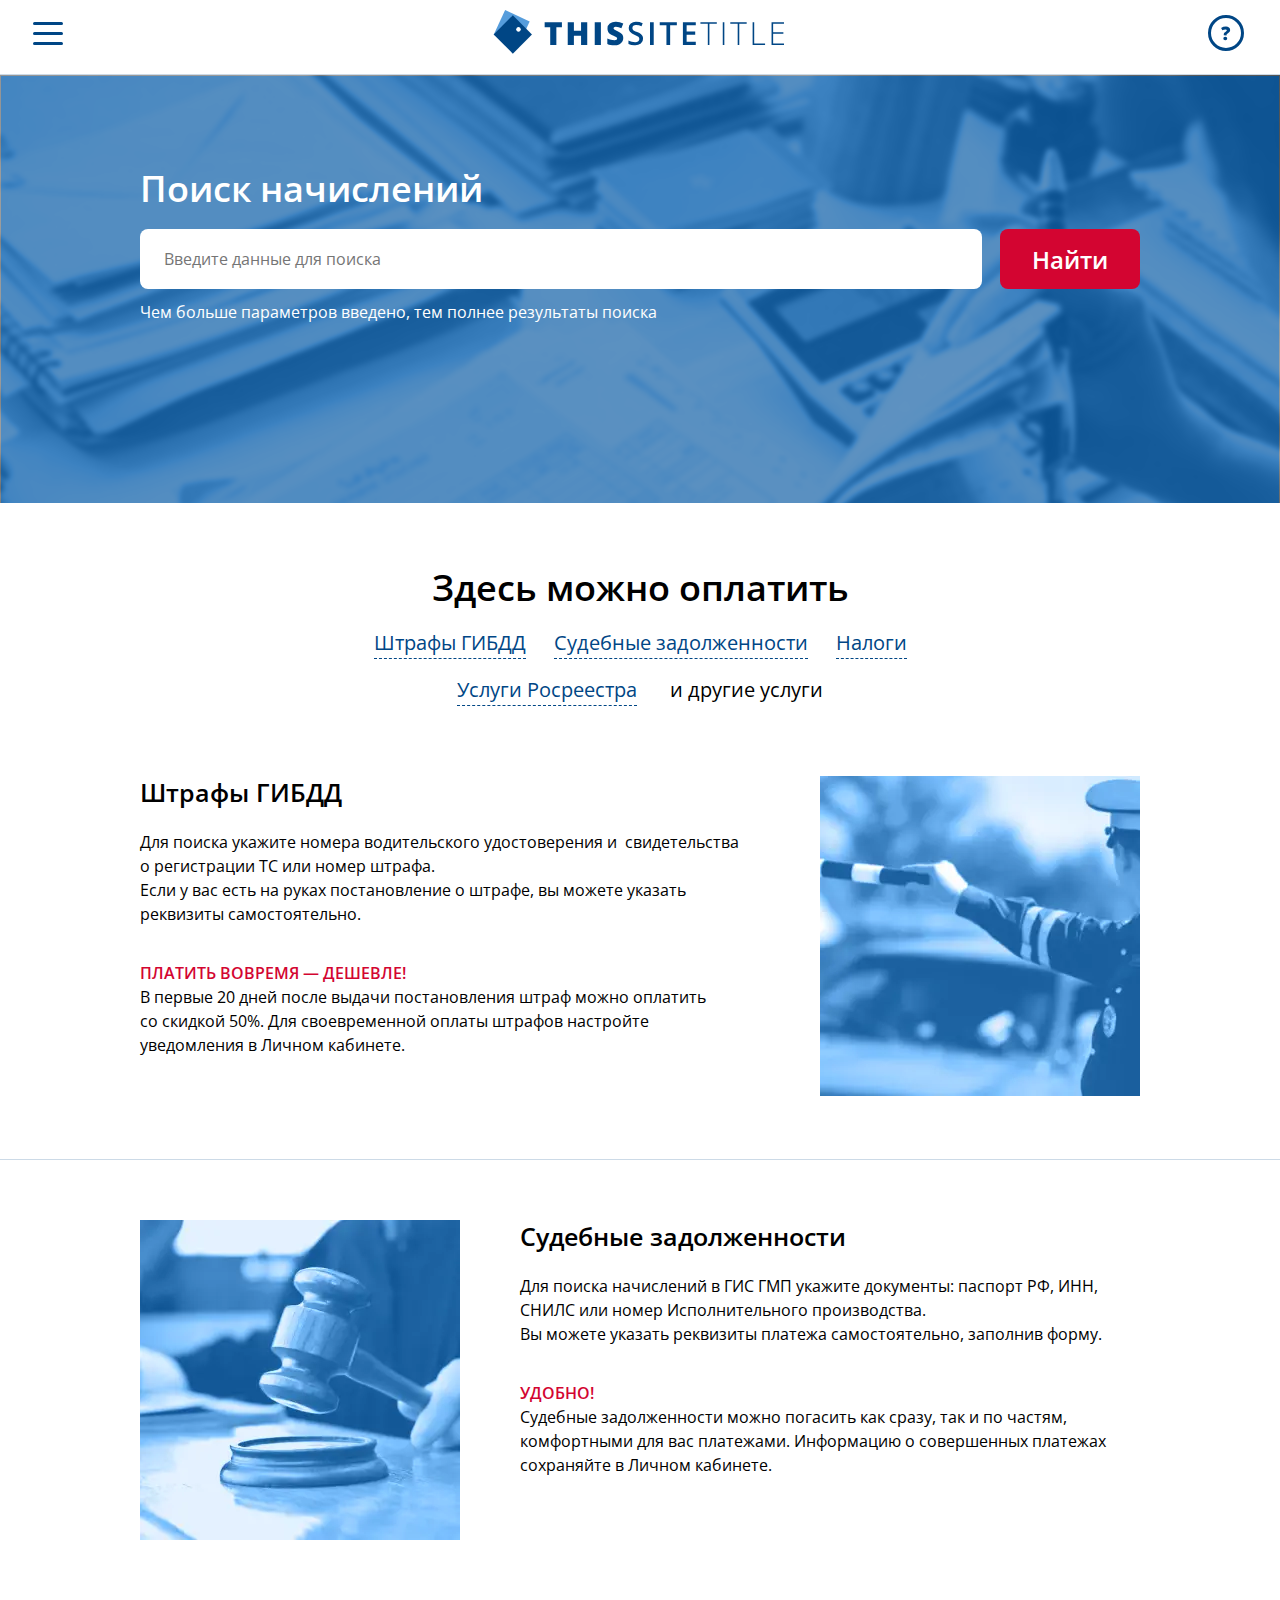
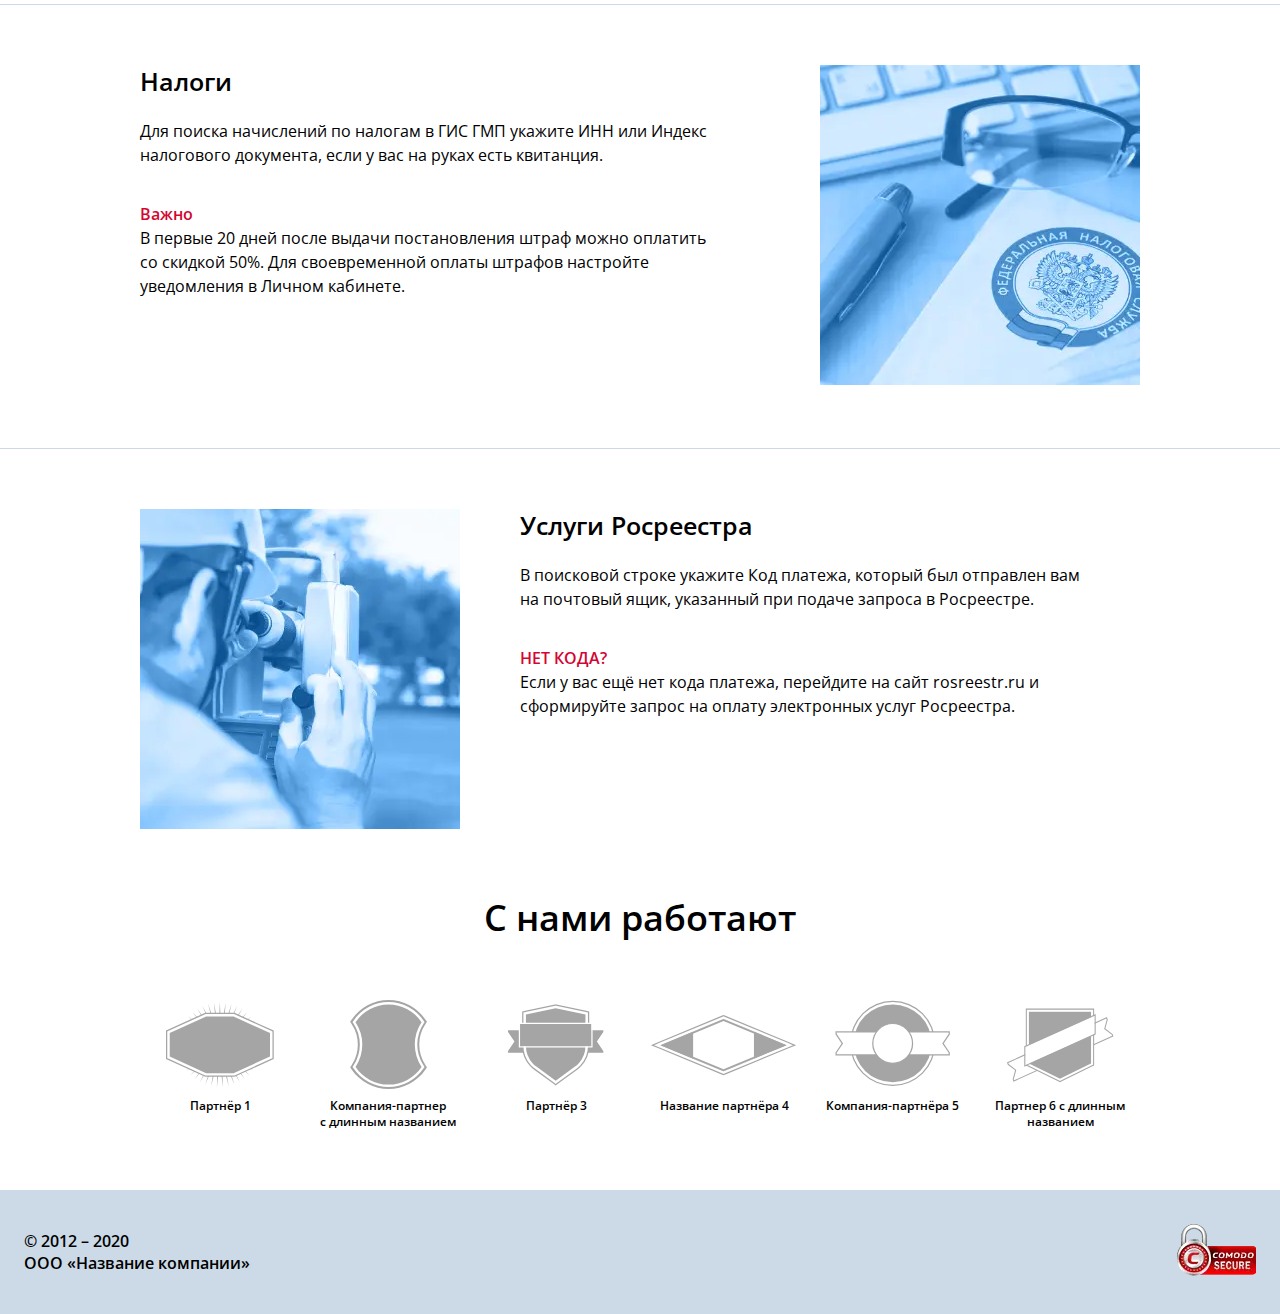
<file: index.html>
<!DOCTYPE html><html lang="ru"><head>    <meta charset="UTF-8">    <meta http-equiv="X-UA-Compatible" content="IE=edge">    <meta name="viewport" content="width=device-width, initial-scale=1.0">    <link rel="stylesheet" href="css/swiper-bundle.css">    <link rel="stylesheet" href="css/style.min.css">    <link rel="stylesheet" href="css/media.min.css">    <title>ThisSiteLogo</title>    <script src="js/swiper-bundle.js" defer></script>    <script src="js/script.min.js" defer></script>    <script src="js/slider.js" defer></script></head><body>        <div class="indent"></div>        <header class="header">     <div class="container__header">        <div class="header__wraper">            <div class="header__menu">                <div class="header__btn">                    <div class="header__btn-line"></div>                    <div class="header__btn-line"></div>                    <div class="header__btn-line"></div>                </div>                <div class="header__cross">                    <div class="header__cross-line header__cross-line-1"></div>                    <div class="header__cross-line header__cross-line-2"></div>                </div>                    </div>            <div class="header__logo">                <picture><source srcset="img/icon/logo.svg" type="image/webp"><img src="img/icon/logo.svg" alt="ThisSiteLogo"></picture>            </div>            <div class="header__help">                <svg class="header__question" xmlns="http://www.w3.org/2000/svg" width="44" height="44" viewBox="0 0 44 44">                                          <g class="header__circle" data-name="Ellipse 2" transform="translate(6 6)" fill="none" stroke="#004685" stroke-width="3">                        <circle cx="18" cy="18" r="18" stroke="none"/>                        <circle cx="18" cy="18" r="16.5" fill="none"/>                      </g>                      <path class="header__ques" data-name="Path 1" d="M17.112,17.374V16.6a2.892,2.892,0,0,1,.362-1.5,3.8,3.8,0,0,1,1.285-1.19,4.827,4.827,0,0,0,1.055-.833,1.262,1.262,0,0,0,.321-.851.684.684,0,0,0-.344-.6,1.629,1.629,0,0,0-.9-.222,7.048,7.048,0,0,0-3.2.969L14.441,9.906a9.37,9.37,0,0,1,4.707-1.285,5.069,5.069,0,0,1,3.168.887,2.889,2.889,0,0,1,1.15,2.417,3.448,3.448,0,0,1-.511,1.9,5.211,5.211,0,0,1-1.634,1.516,6.32,6.32,0,0,0-1.19.9,1.014,1.014,0,0,0-.24.674v.462Zm-.389,3.168a1.673,1.673,0,0,1,.484-1.285,2.017,2.017,0,0,1,1.426-.453,1.948,1.948,0,0,1,1.389.457,1.676,1.676,0,0,1,.484,1.281,1.63,1.63,0,0,1-.5,1.276,1.973,1.973,0,0,1-1.371.453,2.046,2.046,0,0,1-1.4-.448A1.619,1.619,0,0,1,16.722,20.542Z" transform="translate(4.659 9)" fill="#004685"/>                </svg>                <div class="header__support">                    <div class="header__box">                    </div>                    <div class="header__text">                        Тел. поддержки                    </div>                    <div class="header__num">                        <a href="tel:88001234567">8 800 123-45-67</a>                    </div>                                        <div class="header__write header__write-1">                      <a >Написать письмо</a>                      </div>                    <div class="header__write header__write-2">                        <a href="#">Служба поддержки</a>                    </div>                                    </div>            </div>        </div>        <!-- /.container__header -->    </div>    <nav class="nav"> <!-- nav-active -->        <ul class="nav__list">            <li class=" nav__item nav__title">                ЛИЧНЫЙ КАБИНЕТ             </li>            <li class="nav__item nav__item-entry">                <a class="nav__link" href="#">Вход в Личный кабинет</a>            </li>            <li class=" nav__item nav__title">                КАК ЭТО РАБОТАЕТ             </li>            <li class="nav__item">                <a class="nav__link" href="#">Условия использования <br> сервиса </a>            </li>            <li class="nav__item">                <a class="nav__link" href="#">Способы оплаты</a>            </li>            <li class="nav__item">                <a class="nav__link" href="#">Часто задаваемые вопросы</a>            </li>            <li class="nav__item">                <a class="nav__link" href="#">Служба поддержки</a>            </li>                      </ul>    </nav>    <!-- /.nav --></header>        <section class="main">            <div class="container">                                <div class="main__titel">                    Поиск начислений                </div>                <div class="main__search">                    <input class="main__input" type="text" placeholder="Введите данные для поиска" >                      <div class="main__mob">                        <svg xmlns="http://www.w3.org/2000/svg" width="24" height="24" viewBox="0 0 24 24">                            <g id="ic_search" transform="translate(-6 -6)">                              <rect id="Rectangle_31" data-name="Rectangle 31" width="24" height="24" transform="translate(6 6)" fill="none"/>                              <path class="main__icon" data-name="Union 2" d="M-1610.292,30.085l-3.564-3.565q-.054-.054-.1-.111a9.176,9.176,0,0,1-5.245,1.629,9.18,9.18,0,0,1-6.534-2.706,9.18,9.18,0,0,1-2.707-6.535,9.177,9.177,0,0,1,2.707-6.534,9.177,9.177,0,0,1,6.534-2.707,9.183,9.183,0,0,1,6.535,2.706,9.183,9.183,0,0,1,2.706,6.535,9.176,9.176,0,0,1-1.63,5.245q.057.048.111.1l3.564,3.565a1.68,1.68,0,0,1,0,2.376,1.675,1.675,0,0,1-1.188.492A1.675,1.675,0,0,1-1610.292,30.085Zm-13.663-16.04a6.728,6.728,0,0,0,0,9.5,6.728,6.728,0,0,0,9.5,0,6.728,6.728,0,0,0,0-9.5,6.7,6.7,0,0,0-4.753-1.966A6.7,6.7,0,0,0-1623.955,14.045Z" transform="translate(1636.444 -1.556)" fill="#004685"/>                            </g>                        </svg>                     </div>                    <div class="main__btn">                        <a href="#">Найти</a>                    </div>                                    </div>                <div class="main__text">                    Чем больше параметров введено, тем полнее результаты поиска                </div>            </div>        </section>        <!-- /.main -->                 <section class="pay">            <div class="pay__wraper">                <div class="pay__titel">                    Здесь можно оплатить                </div>                <div class="pay__fine">                    <ul class="pay__list">                            <li class="pay__item">                            <a class="pay__link" href="#fine">Штрафы ГИБДД</a>                        </li>                            <li class="pay__item">                            <a class="pay__link" href="#arrears">Судебные задолженности </a>                        </li>                        <li class="pay__item">                            <a class="pay__link" href="#tax">Налоги</a>                        </li>                        <li class="pay__item">                            <a class="pay__link" href="#services">Услуги Росреестра</a>                           <p>и другие услуги</p>                         </li>                             </ul>                </div>            </div>        </section>                <section class="pay__mob">            <div class="pay__mob-text">                Узнайте, как оплатить            </div>         </section>        <!-- /.pay -->                 <div class="title__fine" style="position: relative;">            <div  id="fine" style="position: absolute; top: -100px; left: 0"></div>        </div>        <section class="fine">            <div class="container">                <div class="fine__wraper">                    <div class="fine__content">                        <div class="tab__btn" data-tab="#tab_1"><!--  tab__btn-active -->                            <svg id="ic_gibdd1" xmlns="http://www.w3.org/2000/svg" width="44" height="44" viewBox="0 0 44 44">                                <rect id="Rectangle_33" data-name="Rectangle 33" width="44" height="44" fill="none"/>                                <path id="Path_25" data-name="Path 25" d="M425.986,313.252c3.9-.066,7.6.429,8.833.962-1.22.278-4.818-.233-8.833-.962m-7.569-19.6,5.049,5.049-4.039,4.038-5.048-5.048Zm8.771-8.771,5.049,5.048-4.039,4.039-5.048-5.048Zm-6.347,27.372c-1.936-.393-3.777-.782-5.3-1.105-1.806-.382-3.324-.7-4.578-.953l3.209-3.209c.075,0,.149.022.224.022a4.268,4.268,0,0,0,3.029-1.255l1.34-1.34,1.169-1.169,4.038-4.039,4.733-4.732,4.039-4.039,1.036-1.037,1.967-1.966a4.284,4.284,0,0,0-6.058-6.058l-1.967,1.966-1.036,1.037-4.039,4.039-4.733,4.732-4.038,4.039-1.169,1.169-1.34,1.34a4.257,4.257,0,0,0-1.234,3.253l-5.294,5.294a2.856,2.856,0,1,0,4.039,4.039l.869-.87c1.529.3,3.481.707,5.5,1.134q1.189.252,2.3.485c-7.16,2-10.508,1.491-11.367.846-.233-.174-.233-.31-.233-.368a.714.714,0,0,0-1.428,0,1.841,1.841,0,0,0,.8,1.512,6.544,6.544,0,0,0,3.795.856,36.27,36.27,0,0,0,9.651-1.712,18.721,18.721,0,0,1,2.029-.466c9.153,1.851,13.889,2.483,15.174,1.546a1.146,1.146,0,0,0,.477-1.474c-.883-1.788-9.582-2.483-15.609-1.517" transform="translate(-398 -275.12)" fill="#004685"/>                            </svg>                            <div class="fine__title">                                Штрафы ГИБДД                            </div>                            <svg class="tab__dropdown-arrow" xmlns="http://www.w3.org/2000/svg" width="14" height="14" viewBox="0 0 14 14">                                <rect id="Rectangle_35" data-name="Rectangle 35" width="14" height="14" fill="none"/>                                <path id="Path_26" data-name="Path 26" d="M6.632,0V6.632H0Z" transform="translate(7 0.311) rotate(45)" fill="#004685"/>                            </svg>                                                      </div>                        <div class="tab__content" id="tab_1"> <!-- tab__content-active -->                                                    <p class="fine__text">                                Для поиска укажите номера водительского удостоверения и                                 свидетельства о регистрации ТС или номер штрафа.                             </p>                            <p class="fine__text">                                Если у вас есть на руках постановление о штрафе,                                 вы можете указать реквизиты самостоятельно.                            </p>                            <div class="fine__subtitlr">                                ПЛАТИТЬ ВОВРЕМЯ — ДЕШЕВЛЕ!                             </div>                            <p class="fine__text">                                В первые 20 дней после                                 выдачи постановления штраф можно оплатить со скидкой 50%.                                 Для своевременной оплаты штрафов настройте уведомления                                 в Личном кабинете.                            </p>                        </div>                    </div>                    <div class="fine__pic">                        <picture><source srcset="img/fine.webp" type="image/webp"><img src="img/fine.png" alt="fine"></picture>                    </div>                </div>                            </div>         </section>        <!-- /.fine -->         <div class="anchor__arrears" style="position: relative;">            <div  id="arrears" style="position: absolute; top: -74px; left: 0"></div>        </div>        <section class="arrears" id="arrears">            <div class="container">                <div class="arrears__wraper">                    <div class="arrears__pic">                        <picture><source srcset="img/arrears.webp" type="image/webp"><img src="img/arrears.png" alt="arrears"></picture>                    </div>                    <div class="arrears__content">                        <div class="tab__btn" data-tab="#tab_2">                            <svg id="ic_fssp" xmlns="http://www.w3.org/2000/svg" width="44" height="44" viewBox="0 0 44 44">                                <rect id="Rectangle_33" data-name="Rectangle 33" width="44" height="44" fill="none"/>                                <path id="Path_32" data-name="Path 32" d="M521.148,312.149a1.2,1.2,0,0,1,0,2.4h-18.4a1.2,1.2,0,0,1,0-2.4h1.2a2.418,2.418,0,0,1,.743-1.772,2.449,2.449,0,0,1,1.714-.685h11.028a2.349,2.349,0,0,1,2.458,2.457Zm-4.4-31.314a1.071,1.071,0,0,1,1.714-.115l10.286,8.629a1.071,1.071,0,0,1,.114,1.714l-.857.971a1.053,1.053,0,0,1-1.714.172l-1.829-1.543c-.342-.266-.629-.247-.857.057a.536.536,0,0,0,.057.857,1.075,1.075,0,0,1,.114,1.715l-2.343,2.8,5.372,4.514a2.487,2.487,0,0,1,3.486-.286l9.657,8.343a1.1,1.1,0,0,1,.172,1.714l-3.143,3.772a1.1,1.1,0,0,1-1.715.171l-9.714-8.4a2.6,2.6,0,0,1-.857-1.657,2.426,2.426,0,0,1,.571-1.771l-5.371-4.515-2.343,2.8a1.074,1.074,0,0,1-1.715.114.558.558,0,0,0-.856.114.536.536,0,0,0,.057.857l1.885,1.543a1.074,1.074,0,0,1,.115,1.714l-.857,1.029a1.1,1.1,0,0,1-1.715.171l-10.228-8.628a1.112,1.112,0,0,1-.172-1.772l.857-.971a1.1,1.1,0,0,1,1.715-.171l1.828,1.6a.518.518,0,0,0,.857-.114.537.537,0,0,0-.057-.857,1.069,1.069,0,0,1-.114-1.714l6.228-7.486a1.076,1.076,0,0,1,1.715-.115.518.518,0,0,0,.857-.114.538.538,0,0,0-.057-.857l-1.886-1.543a1.073,1.073,0,0,1-.114-1.714Z" transform="translate(-498.548 -275.347)" fill="#004685"/>                            </svg>                            <div class="arrears__title">                                Судебные задолженности                            </div>                            <svg class="tab__dropdown-arrow" xmlns="http://www.w3.org/2000/svg" width="14" height="14" viewBox="0 0 14 14">                                <rect id="Rectangle_35" data-name="Rectangle 35" width="14" height="14" fill="none"/>                                <path id="Path_26" data-name="Path 26" d="M6.632,0V6.632H0Z" transform="translate(7 0.311) rotate(45)" fill="#004685"/>                            </svg>                        </div>                        <div class="tab__content" id="tab_2">                            <p class="arrears__text">                                Для поиска начислений в ГИС ГМП укажите документы:                                 паспорт РФ, ИНН, СНИЛС или номер Исполнительного производства.                             </p>                            <p class="arrears__text">                                Вы можете указать реквизиты платежа самостоятельно, заполнив форму.                            </p>                            <div class="arrears__subtitlr">                                УДОБНО!                             </div>                            <p class="arrears__text">                                Судебные задолженности можно погасить как сразу,                                 так и по частям, комфортными для вас платежами.                                Информацию о совершенных платежах сохраняйте                                 в Личном кабинете.                            </p>                        </div>                     </div>                </div>            </div>        </section>        <!-- /.arrears -->        <div class="title__tax" style="position: relative;">            <div  id="tax" style="position: absolute; top: -74px; left: 0"></div>        </div>        <section class="tax" id="tax">            <div class="container">                <div class="tax__wraper">                    <div class="tax__content">                        <div class="tab__btn" data-tab="#tab_3">                        <svg id="ic_nalog" xmlns="http://www.w3.org/2000/svg" width="44" height="44" viewBox="0 0 44 44">                            <rect id="Rectangle_33" data-name="Rectangle 33" width="44" height="44" fill="none"/>                            <path id="Path_33" data-name="Path 33" d="M579.006,301.029l-1.086-.515a14.914,14.914,0,0,0-14.057-19.542,14.926,14.926,0,0,0-14.857,14.857,14.453,14.453,0,0,0,3.771,9.942,14.3,14.3,0,0,0,9.372,4.858v1.142a15.949,15.949,0,1,1,17.714-15.942A15.986,15.986,0,0,1,579.006,301.029Zm-24.857-14.858a13.159,13.159,0,0,0-4,9.658,13.374,13.374,0,0,0,3.429,9.143,13.2,13.2,0,0,0,8.571,4.514v-7.029h-2.114c-.267,0-.4-.151-.4-.457v-.8a.411.411,0,0,1,.228-.4q.515-.171,1.029-.4a4.349,4.349,0,0,1,.743-.172v-9.142h-.057q-.63.057-1.258.057h-.571a.366.366,0,0,1-.4-.343l-.114-.743a.449.449,0,0,1,.343-.457,17.107,17.107,0,0,0,2.171-.686,11.521,11.521,0,0,0,2.171-1.085.508.508,0,0,1,.229-.058h1.257a.354.354,0,0,1,.4.4v6.458L576.892,300a12.771,12.771,0,0,0,.686-4.171,13.068,13.068,0,0,0-4.058-9.658c-2.666-2.7-4.814-4.057-9.657-4.057S556.441,284.062,554.149,286.171Zm10.8,29.429V297.314l16.343,7.943a.462.462,0,0,0,.743-.228.521.521,0,0,0-.229-.8l-17.2-8.285a.428.428,0,0,0-.514,0,.516.516,0,0,0-.286.457v19.2a.571.571,0,0,0,1.143,0Zm1.143-2.743a14.525,14.525,0,0,0,7.486-2.285,14.321,14.321,0,0,0,4.971-5.372l-1.029-.514a12.447,12.447,0,0,1-11.428,7.028Z" transform="translate(-542.863 -275.829)" fill="#004685"/>                        </svg>                                                      <div class="tax__title">                            Налоги                        </div>                        <svg class="tab__dropdown-arrow" xmlns="http://www.w3.org/2000/svg" width="14" height="14" viewBox="0 0 14 14">                            <rect id="Rectangle_35" data-name="Rectangle 35" width="14" height="14" fill="none"/>                            <path id="Path_26" data-name="Path 26" d="M6.632,0V6.632H0Z" transform="translate(7 0.311) rotate(45)" fill="#004685"/>                        </svg>                        </div>                        <div class="tab__content" id="tab_3">                              <p class="tax__text">                                Для поиска начислений по налогам в ГИС ГМП                                 укажите ИНН или Индекс налогового документа,                                 если у вас на руках есть квитанция.                            </p>                            <div class="tax__subtitlr">                                Важно                            </div>                            <p class="tax__text">                                В первые 20 дней после                                 выдачи постановления штраф можно оплатить со скидкой 50%.                                 Для своевременной оплаты штрафов настройте уведомления                                 в Личном кабинете.                            </p>                        </div>                      </div>                    <div class="tax__pic">                        <picture><source srcset="img/tax.webp" type="image/webp"><img src="img/tax.png" alt="tax"></picture>                    </div>                                </div>            </div>        </section>        <!-- /.tax -->        <div class="title__services" style="position: relative;">            <div  id="services" style="position: absolute; top: -74px; left: 0"></div>        </div>        <section class="services" id="services">            <div class="container">                <div class="services__wraper">                    <div class="services__pic">                        <picture><source srcset="img/services.webp" type="image/webp"><img src="img/services.png" alt="services"></picture>                    </div>                    <div class="services__content">                        <div class="tab__btn" data-tab="#tab_4">                            <svg id="ic_rr" xmlns="http://www.w3.org/2000/svg" width="44" height="44" viewBox="0 0 44 44">                                <rect id="Rectangle_33" data-name="Rectangle 33" width="44" height="44" fill="none"/>                                <path id="Path_34" data-name="Path 34" d="M624.707,292.543a.547.547,0,0,1,.171.629l-9.257,22.914a.487.487,0,0,1-.515.342.506.506,0,0,1-.228-.057l-12.171-4.457a.51.51,0,0,1-.343-.285.6.6,0,0,1,0-.515l1.085-2.171-11.028-5.257a.508.508,0,0,1-.286-.343.407.407,0,0,1,.058-.457l3.428-6.057,9.6-16.972a.613.613,0,0,1,.572-.285l12.171,1.257h.057a.162.162,0,0,0,.114.057h.058v.057h.057V281h.057l.057.057a.05.05,0,0,0,.057.057h0v.115l.057.057v.228a.051.051,0,0,1-.057.058v.057l-1.543,3.257Zm-26.629,5.885-4.514,4.515.857.4,4.571-4.571Zm-3.2,2,2.286-2.342-.8-.286Zm.343,3.315.857.4,4.743-4.743-.914-.343Zm1.657.8.857.4,4.857-4.914-.914-.286Zm1.657.8.857.4,5.029-5.028-.915-.344Zm1.658.8.856.4,5.2-5.2-.915-.343Zm3.256-20.8-1.656,2.914,7.142-7.2-1.085-.114Zm-1.6,21.543.857.4,5.314-5.315-.915-.342Zm9.314-25.6-1.086-.114-7.714,7.714.971.286Zm-7.658,26.4.858.4,5.486-5.486-.915-.286Zm8.172-4.4-.914-.343-6,6-1.086,2.114.115.057Zm1.714-21.772-1.085-.114-8.057,8.057.971.229Zm.057,22.4-.914-.342-7.828,7.885.914.343Zm-6.685-23.085-.743-.057-1.029,1.771Zm8.857.914-1.086-.114-8.342,8.342.971.286Zm-.343,22.8-.914-.343-7.886,7.886.914.342Zm1.486-22.686-8.686,8.629.971.286,7.144-7.143.856-1.715Zm.285,23.315-.914-.286-7.828,7.886.857.285Zm-1.943-19.2-5.085,5.086.971.229,2.972-2.972Zm3.429,19.772-.571-.229-7.886,7.886.914.343,7.258-7.315Zm5.143-12.686-7.314-7.086-2.915,6.057,1.657.458a.513.513,0,0,1,.343.286.606.606,0,0,1,0,.514l-4.171,8.628,7.714,2.743Zm-10.914,21.314,3.828-3.828.857-2.057-5.6,5.6Zm.114-23.714-.971.915.457.114Zm2.915,21.943-2.115,2.115,1.086.4Z" transform="translate(-586.089 -275.572)" fill="#004685"/>                            </svg>                                                      <div class="services__title">                            Услуги Росреестра                        </div>                        <svg class="tab__dropdown-arrow" xmlns="http://www.w3.org/2000/svg" width="14" height="14" viewBox="0 0 14 14">                            <rect id="Rectangle_35" data-name="Rectangle 35" width="14" height="14" fill="none"/>                            <path id="Path_26" data-name="Path 26" d="M6.632,0V6.632H0Z" transform="translate(7 0.311) rotate(45)" fill="#004685"/>                        </svg>                        </div>                        <div class="tab__content" id="tab_4">                              <p class="services__text">                                В поисковой строке укажите Код платежа,                                который был отправлен вам на почтовый ящик,                                указанный при подаче запроса в Росреестре.                            </p>                            <div class="services__subtitlr">                                НЕТ КОДА?                             </div>                            <p class="services__text">                                Если у вас ещё нет кода платежа,                                 перейдите на сайт rosreestr.ru и                                 сформируйте запрос на оплату                             электронных услуг Росреестра.                            </p>                        </div>                                                </div>                </div>            </div>        </section>        <!-- /.arrears -->        <div class="cooperation">                <div class="container">                    <div class="cooperation__title">С нами работают</div>                                        <div class="cooperation__wraper">                                            <div class="cooperation__pic cooperation__pic-1">                            <picture><source srcset="img/icon/cooperation1.svg" type="image/webp"><img class="cooperation__img" src="img/icon/cooperation1.svg" alt=""></picture>                            <div class="cooperation__text">Партнёр 1</div>                        </div>                        <div class="cooperation__pic cooperation__pic-2">                            <picture><source srcset="img/icon/cooperation2.svg" type="image/webp"><img class="cooperation__img" src="img/icon/cooperation2.svg" alt=""></picture>                            <div class="cooperation__text">Компания-партнер с длинным названием</div>                        </div>                        <div class="cooperation__pic cooperation__pic-3">                            <picture><source srcset="img/icon/cooperation3.svg" type="image/webp"><img class="cooperation__img" src="img/icon/cooperation3.svg" alt=""></picture>                            <div class="cooperation__text">Партнёр 3</div>                        </div>                        <div class="cooperation__pic cooperation__pic-4">                            <picture><source srcset="img/icon/cooperation4.svg" type="image/webp"><img class="cooperation__img" src="img/icon/cooperation4.svg" alt=""></picture>                            <div class="cooperation__text">Название партнёра 4</div>                        </div>                        <div class="cooperation__pic cooperation__pic-5">                            <picture><source srcset="img/icon/cooperation5.svg" type="image/webp"><img class="cooperation__img" src="img/icon/cooperation5.svg" alt=""></picture>                            <div class="cooperation__text">Компания-партнёра 5</div>                        </div>                        <div class="cooperation__pic cooperation__pic-6">                            <picture><source srcset="img/icon/cooperation6.svg" type="image/webp"><img class="cooperation__img" src="img/icon/cooperation6.svg" alt=""></picture>                            <div class="cooperation__text">Партнер 6 с длинным названием</div>                        </div>                    </div>                </div>        </div>        <!-- /.cooperation -->                <footer class="footer">    <div class="container__footer">        <div class="footer__wraper">            <div class="footer__text">© 2012 – 2020 <br class="footer__br"> ООО «Название компании»</div>                        <div class="footer__pic">                <picture><source srcset="img/footer-pic.webp" type="image/webp"><img class="footer__img" src="img/footer-pic.png" alt=""></picture>            </div>                    </div>    </div></footer><!-- .container__footer -->        <section class="modal modal-hidden">            <div class="container">                <div class="modal__bg">                    <div class="modal__window">                        <form class="modal__form" action="#">                                                    <div class="modal__close">                                <svg class="modal__svg" xmlns="http://www.w3.org/2000/svg" width="24" height="24" viewBox="0 0 24 24">                                    <g class="modal__g" transform="translate(-6 -6)">                                      <rect class="modal__rect" data-name="Rectangle 31" width="24" height="24" transform="translate(6 6)" fill="none"/>                                      <path class="modal__path" data-name="Union 3" d="M-778.527,850.174l-9.241,9.241-1.732-1.733,9.241-9.241-9.187-9.187,1.732-1.733,9.188,9.188,9.241-9.241,1.732,1.733-9.241,9.241,9.294,9.294-1.732,1.733Z" transform="translate(796.5 -830.467)" fill="rgba(0,0,0,0.25)"/>                                    </g>                                </svg>                            </div>                            <div class="modal__wraper">                                                        <div class="modal__title">                                Введите логин и пароль <br> для                                 входа в Личный кабинет                            </div>                            <input class="modal__login" type="text" placeholder="логин">                            <input class="modal__password" type="password" placeholder="пароль">                            <div class="modal__btn">                                <a href="#">Войти</a>                            </div>                            <div class="modal__text modal__text-1">                                <a href="#">Напомнить пароль</a>                            </div>                            <div class="modal__text modal__text-2">                                <a href="#">Регистрация</a>                            </div>                            </div>                        </form>                    </div>                </div>            </div>        </section></body></html>
</file>
<file: css/style.min.css>
@font-face{font-family:OpenSans-Regular;src:url(../fonts/OpenSans-Regular.woff) format("woff"),url(../fonts/OpenSans-Regular.woff2) format("woff2");font-weight:400;font-style:normal}@font-face{font-family:OpenSans-SemiBold;src:url(../fonts/OpenSans-SemiBold.woff) format("woff"),url(../fonts/OpenSans-SemiBold.woff2) format("woff2");font-weight:600;font-style:600}@font-face{font-family:OpenSans-ExtraBold;src:url(../fonts/OpenSans-ExtraBold.woff) format("woff"),url(../fonts/OpenSans-ExtraBold.woff2) format("woff2");font-weight:800;font-style:800}/*! normalize.css v8.0.1 | MIT License | github.com/necolas/normalize.css */html{line-height:1.15;-webkit-text-size-adjust:100%}body{margin:0}main{display:block}h1{font-size:2em;margin:.67em 0}hr{-webkit-box-sizing:content-box;box-sizing:content-box;height:0;overflow:visible}pre{font-family:monospace,monospace;font-size:1em}a{background-color:transparent}abbr[title]{border-bottom:none;text-decoration:underline;-webkit-text-decoration:underline dotted;text-decoration:underline dotted}b,strong{font-weight:bolder}code,kbd,samp{font-family:monospace,monospace;font-size:1em}small{font-size:80%}sub,sup{font-size:75%;line-height:0;position:relative;vertical-align:baseline}sub{bottom:-.25em}sup{top:-.5em}img{border-style:none}button,input,optgroup,select,textarea{font-family:inherit;font-size:100%;line-height:1.15;margin:0}button,input{overflow:visible}button,select{text-transform:none}[type=button],[type=reset],[type=submit],button{-webkit-appearance:button}[type=button]::-moz-focus-inner,[type=reset]::-moz-focus-inner,[type=submit]::-moz-focus-inner,button::-moz-focus-inner{border-style:none;padding:0}[type=button]:-moz-focusring,[type=reset]:-moz-focusring,[type=submit]:-moz-focusring,button:-moz-focusring{outline:1px dotted ButtonText}fieldset{padding:.35em .75em .625em}legend{-webkit-box-sizing:border-box;box-sizing:border-box;color:inherit;display:table;max-width:100%;padding:0;white-space:normal}progress{vertical-align:baseline}textarea{overflow:auto}[type=checkbox],[type=radio]{-webkit-box-sizing:border-box;box-sizing:border-box;padding:0}[type=number]::-webkit-inner-spin-button,[type=number]::-webkit-outer-spin-button{height:auto}[type=search]{-webkit-appearance:textfield;outline-offset:-2px}[type=search]::-webkit-search-decoration{-webkit-appearance:none}::-webkit-file-upload-button{-webkit-appearance:button;font:inherit}details{display:block}summary{display:list-item}template{display:none}[hidden]{display:none}*{-webkit-box-sizing:border-box;box-sizing:border-box}body{font-family:OpenSans-Regular,sans-serif;font-family:400;font-size:16px;overflow-x:hidden;min-height:320px;color:#000;max-width:1920px;margin:0 auto}*,::after,::before{-webkit-box-sizing:inherit;box-sizing:inherit}a{text-decoration:none;color:inherit;display:inline-block}li,ul{margin:0;padding:0;list-style:none}h1,h2,h3,h4,h5,h6{margin:0}p{margin:0}.container{max-width:1000px;margin:0 auto;padding:0 20px}.container__footer,.container__header{max-width:1328px;margin:0 auto;padding:0 24px}.header{max-width:1920px;position:fixed;width:100%;top:37px;left:50%;-webkit-transform:translate(-50%,-50%);-ms-transform:translate(-50%,-50%);transform:translate(-50%,-50%);background:#fff;border-bottom:1px solid rgba(0,70,133,.2)}.header__wraper{display:-webkit-box;display:-ms-flexbox;display:flex;-webkit-box-pack:justify;-ms-flex-pack:justify;justify-content:space-between;height:60px;margin-bottom:15px}.header__btn{opacity:1;margin:23px 9px 6px 9px;cursor:pointer;z-index:1;-webkit-transition:.5s;-o-transition:.5s;transition:.5s}.header__btn:hover .header__btn-line{background:#569ddc}.header__btn-line{background:#004685;border-radius:3px;height:3px;width:30px;margin:1px 0 7px}.header__menu{position:relative}.header__cross{position:absolute;top:-5px;left:9px;cursor:pointer;padding:10px 10px 10px 0;height:4px;width:18px}.header__cross:hover .header__cross-line{background:#569ddc}.header__cross-line-1,.header__cross-line-2{position:absolute;background:#004685;border-radius:3px;height:3px;width:30px;margin:1px 0 7px}.header__cross.header__cross-active{top:22px}.header__cross-line-1{opacity:0;-webkit-transform:rotate(360deg);-ms-transform:rotate(360deg);transform:rotate(360deg)}.header__cross-line-2{opacity:0;-webkit-transform:rotate(360deg);-ms-transform:rotate(360deg);transform:rotate(360deg)}.header__cross-active .header__cross-line-1{opacity:1;-webkit-transform:rotate(43deg);-ms-transform:rotate(43deg);transform:rotate(43deg);-webkit-transition:.5s;-o-transition:.5s;transition:.5s}.header__cross-active .header__cross-line-2{opacity:1;-webkit-transform:rotate(317deg);-ms-transform:rotate(317deg);transform:rotate(317deg);-webkit-transition:.5s;-o-transition:.5s;transition:.5s}.header__btn-active{opacity:0}.header__logo{margin-top:11px}.header__help{position:relative;margin:10px 0}.header__question{position:relative;margin-right:10px;cursor:pointer}.header__question:hover .header__circle{stroke:#569ddc}.header__question:hover .header__ques{fill:#569ddc}.header__support{opacity:0;position:absolute;visibility:hidden;width:241px;height:152px;background:#fff;top:40px;right:-8px;-webkit-box-shadow:0 3px 14px #00000033;box-shadow:0 3px 14px #00000033}.header__box{margin-top:-3px;margin-left:200px;width:15px;height:15px;background:#fff;-webkit-transform:rotate(44deg);-ms-transform:rotate(44deg);transform:rotate(44deg)}.header__text{font-family:OpenSans-Regular,sans-serif;font-weight:400;color:#000;line-height:24px;font-size:16px;text-align:center}.header__num{font-family:OpenSans-SemiBold,sans-serif;font-weight:600;color:#000;line-height:38px;font-size:28px;text-align:center;margin-bottom:16px}.header__write{font-family:OpenSans-SemiBold,sans-serif;font-weight:600;color:#000;line-height:22px;font-size:16px;color:#004685;text-align:center}.header__write a{text-decoration:underline;cursor:pointer}.header__write-2{display:none;color:#569ddc}.header__support.header__support-active{visibility:inherit;opacity:1;-webkit-transition:1s;-o-transition:1s;transition:1s}.header__write-1.header__write-active-1{display:none}.header__write-2.header__write-active-2{display:block}.nav{position:absolute;height:733px;border-top:1px solid rgba(0,70,133,.1);-webkit-box-shadow:0 3px 12px #00000029;box-shadow:0 3px 12px #00000029;-webkit-transform:translateX(-150%);-ms-transform:translateX(-150%);transform:translateX(-150%);-webkit-transition:.5s;-o-transition:.5s;transition:.5s}.nav-active{-webkit-transform:translateX(0);-ms-transform:translateX(0);transform:translateX(0);-webkit-transition:all .5s;-o-transition:all .5s;transition:all .5s}.nav__list{padding-left:20px;width:280px;background:rgba(255,255,255,.95);height:100%}.nav__item{font-family:OpenSans-Regular,sans-serif;font-weight:400;color:#004685;line-height:22px;font-size:16px}.nav__item a{text-decoration:underline}.nav__item a:hover{color:#569ddc}.nav__title{font-family:OpenSans-SemiBold,sans-serif;font-weight:600;color:#000;line-height:24px;font-size:16px;padding-bottom:18px}.nav__title:nth-child(1){padding-top:21px}.nav__title:nth-child(3){padding-top:41px}.nav__item:nth-child(4),.nav__item:nth-child(5),.nav__item:nth-child(6){margin-bottom:22px}.indent{padding-top:75px}.main{background-image:url(../img/main__bg.png);background-position:top center;background-size:cover;height:428px}.main__titel{padding-top:89px;font-family:OpenSans-SemiBold,sans-serif;font-weight:600;color:#fff;line-height:49px;font-size:36px;margin-bottom:16px}.main__search{display:-webkit-box;display:-ms-flexbox;display:flex;-webkit-box-pack:justify;-ms-flex-pack:justify;justify-content:space-between;-webkit-box-align:center;-ms-flex-align:center;align-items:center}.main__input{font-family:OpenSans-Regular,sans-serif;font-weight:400;color:#00000075;line-height:22px;font-size:16px;max-width:800px;width:100%;height:60px;border:none;border-radius:8px;padding:0 24px}.main__btn{font-family:OpenSans-SemiBold,sans-serif;font-weight:600;color:#fff;line-height:33px;font-size:24px;width:142px;background-color:#d30531;text-align:center;border-radius:8px;margin-left:18px}.main__btn:hover{background-color:#e1133f}.main__btn a{padding:14px 32px 13px 32px}.main__text{font-family:OpenSans-Regular,sans-serif;font-weight:400;color:#fff;line-height:22px;font-size:16px;margin-top:12px}.pay__wraper{max-width:534px;width:100%;margin:0 auto}.pay__titel{font-family:OpenSans-SemiBold,sans-serif;font-weight:600;color:#000;line-height:49px;font-size:36px;text-align:center;margin-top:60px;margin-bottom:16px}.pay__list{display:-webkit-box;display:-ms-flexbox;display:flex;-webkit-box-pack:center;-ms-flex-pack:center;justify-content:center;-ms-flex-wrap:wrap;flex-wrap:wrap;margin-bottom:70px}.pay__item{font-family:OpenSans-Regular,sans-serif;font-weight:400;color:#004685;line-height:30px;font-size:20px;text-align:center;margin-right:28px}.pay__item:nth-child(2){margin-bottom:16px}.pay__item:nth-child(3),.pay__item:nth-child(4){margin-right:0}.pay__item a{border-bottom:1px dashed #004685}.pay__item a:hover{color:#569ddc;border-bottom:1px dashed #569ddc}.pay__item p{display:inline;color:#000;margin-left:28px}.pay__mob-text{font-family:OpenSans-SemiBold,sans-serif;font-weight:600;color:#000;line-height:27px;font-size:20px;margin-top:28px;margin-bottom:17px;text-align:center}.fine{border-bottom:1px solid rgba(0,70,133,.2)}.fine__anchor{position:absolute;margin-top:600px;width:1200px}.fine__content{margin-right:20px}.fine__wraper{display:-webkit-box;display:-ms-flexbox;display:flex;-webkit-box-pack:justify;-ms-flex-pack:justify;justify-content:space-between;margin-bottom:60px}.fine__title{font-family:OpenSans-SemiBold,sans-serif;font-weight:600;color:#000;line-height:32px;font-size:25px;margin-bottom:22px}.fine__text{max-width:600px;width:100%;font-family:OpenSans-Regular,sans-serif;font-weight:400;color:#000;line-height:24px;font-size:16px}.fine__subtitlr{font-family:OpenSans-SemiBold,sans-serif;font-weight:600;color:#d30531;line-height:24px;font-size:16px;margin-top:35px}.arrears{border-bottom:1px solid rgba(0,70,133,.2)}.arrears__pic{margin-right:40px}.arrears__content{margin-right:20px}.arrears__wraper{display:-webkit-box;display:-ms-flexbox;display:flex;-webkit-box-pack:justify;-ms-flex-pack:justify;justify-content:space-between;margin-top:60px;margin-bottom:60px}.arrears__title{font-family:OpenSans-SemiBold,sans-serif;font-weight:600;color:#000;line-height:32px;font-size:25px;margin-bottom:22px}.arrears__text{max-width:600px;width:100%;font-family:OpenSans-Regular,sans-serif;font-weight:400;color:#000;line-height:24px;font-size:16px}.arrears__subtitlr{font-family:OpenSans-SemiBold,sans-serif;font-weight:600;color:#d30531;line-height:24px;font-size:16px;margin-top:35px}.tax{border-bottom:1px solid rgba(0,70,133,.2)}.tax__content{margin-right:20px}.tax__wraper{display:-webkit-box;display:-ms-flexbox;display:flex;-webkit-box-pack:justify;-ms-flex-pack:justify;justify-content:space-between;margin-top:60px;margin-bottom:60px}.tax__title{font-family:OpenSans-SemiBold,sans-serif;font-weight:600;color:#000;line-height:32px;font-size:25px;margin-bottom:22px}.tax__text{max-width:600px;width:100%;font-family:OpenSans-Regular,sans-serif;font-weight:400;color:#000;line-height:24px;font-size:16px}.tax__subtitlr{font-family:OpenSans-SemiBold,sans-serif;font-weight:600;color:#d30531;line-height:24px;font-size:16px;margin-top:35px}.services__pic{margin-right:40px}.services__content{margin-right:20px}.services__wraper{display:-webkit-box;display:-ms-flexbox;display:flex;-webkit-box-pack:justify;-ms-flex-pack:justify;justify-content:space-between;margin-top:60px;margin-bottom:60px}.services__title{font-family:OpenSans-SemiBold,sans-serif;font-weight:600;color:#000;line-height:32px;font-size:25px;margin-bottom:22px}.services__text{max-width:600px;width:100%;font-family:OpenSans-Regular,sans-serif;font-weight:400;color:#000;line-height:24px;font-size:16px}.services__subtitlr{font-family:OpenSans-SemiBold,sans-serif;font-weight:600;color:#d30531;line-height:24px;font-size:16px;margin-top:35px}.cooperation__title{font-family:OpenSans-SemiBold,sans-serif;font-weight:600;color:#000;line-height:49px;font-size:36px;text-align:center;margin-bottom:53px}.cooperation__wraper{display:-webkit-box;display:-ms-flexbox;display:flex;-webkit-box-pack:justify;-ms-flex-pack:justify;justify-content:space-between;-ms-flex-wrap:wrap;flex-wrap:wrap;margin-bottom:60px}.cooperation__pic{width:160px;text-align:center}.cooperation__text{font-family:OpenSans-SemiBold,sans-serif;font-weight:600;color:#000;line-height:16px;font-size:12px}.footer{background:#00468533}.footer__wraper{display:-webkit-box;display:-ms-flexbox;display:flex;-webkit-box-pack:justify;-ms-flex-pack:justify;justify-content:space-between;height:124px;-webkit-box-align:center;-ms-flex-align:center;align-items:center}.footer__text{font-family:OpenSans-SemiBold,sans-serif;font-weight:600;color:#000;line-height:22px;font-size:16px}.modal{display:block}.modal-hidden{display:none}.modal__bg{position:fixed;width:100%;height:100%;top:0;left:0;background-color:rgba(0,0,0,.7);z-index:2}.modal__window{position:relative;height:468px;max-width:400px;width:100%;margin:0 auto;margin-top:120px;background:#fff}.modal__close{position:absolute;width:24px;height:24px;top:24px;right:24px;cursor:pointer}.modal__wraper{max-width:320px;width:100%;margin:0 auto}.modal__title{font-family:OpenSans-SemiBold,sans-serif;font-weight:600;color:#000;line-height:24px;font-size:16px;padding-top:40px;margin-bottom:32px}.modal__login{margin-bottom:16px}.modal__password{margin-bottom:23px}.modal__login,.modal__password{max-width:268px;width:100%;padding:0 24px;height:54px;border:2px solid #00468533;border-radius:8px}.modal__btn a{width:256px;padding:13px 32px}.modal__btn{font-family:OpenSans-SemiBold,sans-serif;font-weight:600;color:#fff;line-height:33px;font-size:24px;width:320px;height:60px;background-color:#d30531;text-align:center;border-radius:8px;margin-bottom:32px;cursor:pointer}.modal__btn:hover{background-color:#e1133f}.modal__text{font-family:OpenSans-Regular,sans-serif;font-weight:400;color:#004685;line-height:24px;font-size:16px;border-bottom:1px dashed #004685}.modal__text-1{width:151px;margin-bottom:16px}.modal__text-2{width:98px}.modal__text:hover{color:#569ddc;border-bottom:1px dashed #569ddc}.modal__path:hover{fill:#569ddc}
</file>
<file: css/media.min.css>
@media (min-width:500px){.main__mob{display:none}.pay__mob{display:none}.tab__btn svg{display:none}}@media (max-width:1000px){.cooperation__wraper{width:639px;margin:0 auto}.cooperation__pic{margin-bottom:32px;width:170px}}@media (max-width:900px){.arrears__subtitlr,.fine__subtitlr,.services__subtitlr,.tax__subtitlr{margin-top:12px}}@media (max-width:800px){.fine__wraper,.services__wraper,.tax__wraper{display:block}.arrears__wraper,.services__wraper{display:table;margin:0 auto;margin-top:60px;margin-bottom:60px}.arrears__content,.services__content{display:table-header-group}.arrears__content,.fine__content,.services__content,.tax__content{max-width:500px;width:100%;margin:0 auto}.arrears__title,.fine__title,.services__title,.tax__title{text-align:center}.arrears__text,.fine__text,.services__text,.tax__text{text-align:center}.arrears__subtitlr,.fine__subtitlr,.services__subtitlr,.tax__subtitlr{margin-top:30px;text-align:center;margin-bottom:10px}.arrears__pic,.fine__pic,.services__pic,.tax__pic{width:320px;margin:0 auto;margin-top:30px}}@media (max-width:700px){.cooperation__wraper{width:auto}}@media (max-width:600px){.pay__item{font-size:16px}.pay__titel{font-size:32px}}@media (max-width:500px){.header{z-index:1}.header__question{display:none}.header__support{display:none}.header__menu{-webkit-box-ordinal-group:3;-ms-flex-order:2;order:2}.container__header{padding:0 11px}.nav__list{width:268px}.nav{position:absolute;right:-730px}.nav-active{right:0}.main{height:300px}.main__titel{padding-top:60px;font-size:20px;text-align:center}.main__btn{display:none}.main__text{font-size:14px;max-width:363px;width:100%}.main__input{position:relative;height:48px;padding:0 12px}.main__mob{display:block;position:absolute;right:31px;top:214px}.main__icon:hover{fill:#569ddc}.pay{display:none}.pay__mob{display:block}.arrears__pic,.fine__pic,.services__pic,.tax__pic{display:none}.arrears__title,.fine__title,.services__title,.tax__title{text-align:start;margin-bottom:0;color:#004685;font-size:16px;border-bottom:1px dashed #004685}.tab__btn-active .fine__title{color:#569ddc;border-bottom:1px dashed #569ddc}.tab__btn-active svg path{fill:#569ddc}.tab__dropdown-arrow{position:absolute;right:40px}.tab__btn-active .tab__dropdown-arrow{-webkit-transform:rotate(180deg);-ms-transform:rotate(180deg);transform:rotate(180deg);-webkit-transition:.3s;-o-transition:.3s;transition:.3s}.tab__btn-active .arrears__title{color:#569ddc;border-bottom:1px dashed #569ddc}.tab__btn-active .services__title{color:#569ddc;border-bottom:1px dashed #569ddc}.tab__btn-active .tax__title{color:#569ddc;border-bottom:1px dashed #569ddc}.arrears__text,.fine__text,.services__text,.tax__text{text-align:start}.arrears__subtitlr,.fine__subtitlr,.services__subtitlr,.tax__subtitlr{text-align:start}.tab__content{position:absolute;visibility:hidden;opacity:0}.tab__content-active{position:inherit;visibility:inherit;opacity:1;-webkit-transition:2s;-o-transition:2s;transition:2s}.arrears__wraper,.services__wraper{margin-left:0}.arrears__wraper,.fine__wraper,.services__wraper,.tax__wraper{margin-top:20px;margin-bottom:20px}.tab__content{margin-top:17px}.tab__btn{display:-webkit-box;display:-ms-flexbox;display:flex;-webkit-box-align:center;-ms-flex-align:center;align-items:center}.tab__btn svg{margin-right:10px}.services{border-bottom:1px solid rgba(0,70,133,.2)}.cooperation__title{margin-top:28px}.cooperation__title{font-size:20px;margin-bottom:27px}.footer__wraper{display:block}.footer__text{font-size:12px;text-align:center;padding-top:20px;margin-bottom:17px}.footer__br{display:none}.footer__pic{width:79px;margin:0 auto}}@media (max-width:400px){.indent{padding-top:52px}.header{top:26px}.header__wraper{height:43px;margin-bottom:9px}.header__btn-line{width:17px;margin:1px 0 3px}.header__logo{margin-top:9px}.header__logo img{height:30px}.header__btn{margin:18px 9px 6px 9px}.header__cross-line-1,.header__cross-line-2{width:20px}.header__cross.header__cross-active{top:13px}.main__mob{right:31px;top:190px}.modal__bg{background:0 0}.modal__window{margin-top:0;height:100%}.main{height:215px}.main__titel{padding-top:28px;margin-bottom:10px}.main__mob{top:153px}.main__text{margin-top:8px}.arrears__title,.fine__title,.services__title,.tax__title{font-size:14px}.tab__dropdown-arrow{right:12px}}@media (max-width:380px){.cooperation__pic{width:150px}}@media (max-width:370px){.main__text{font-size:12px;max-width:363px;width:100%}}@media (max-width:359px){.main__text{font-size:12px;max-width:363px;width:100%}.modal__wraper{width:280px}.modal__login,.modal__password{width:228px}.modal__btn{width:279px}.modal__btn a{width:200px;padding:13px 39px}.cooperation__pic{width:120px}.cooperation__img{width:80px}.cooperation__text{font-size:10px}}
</file>
